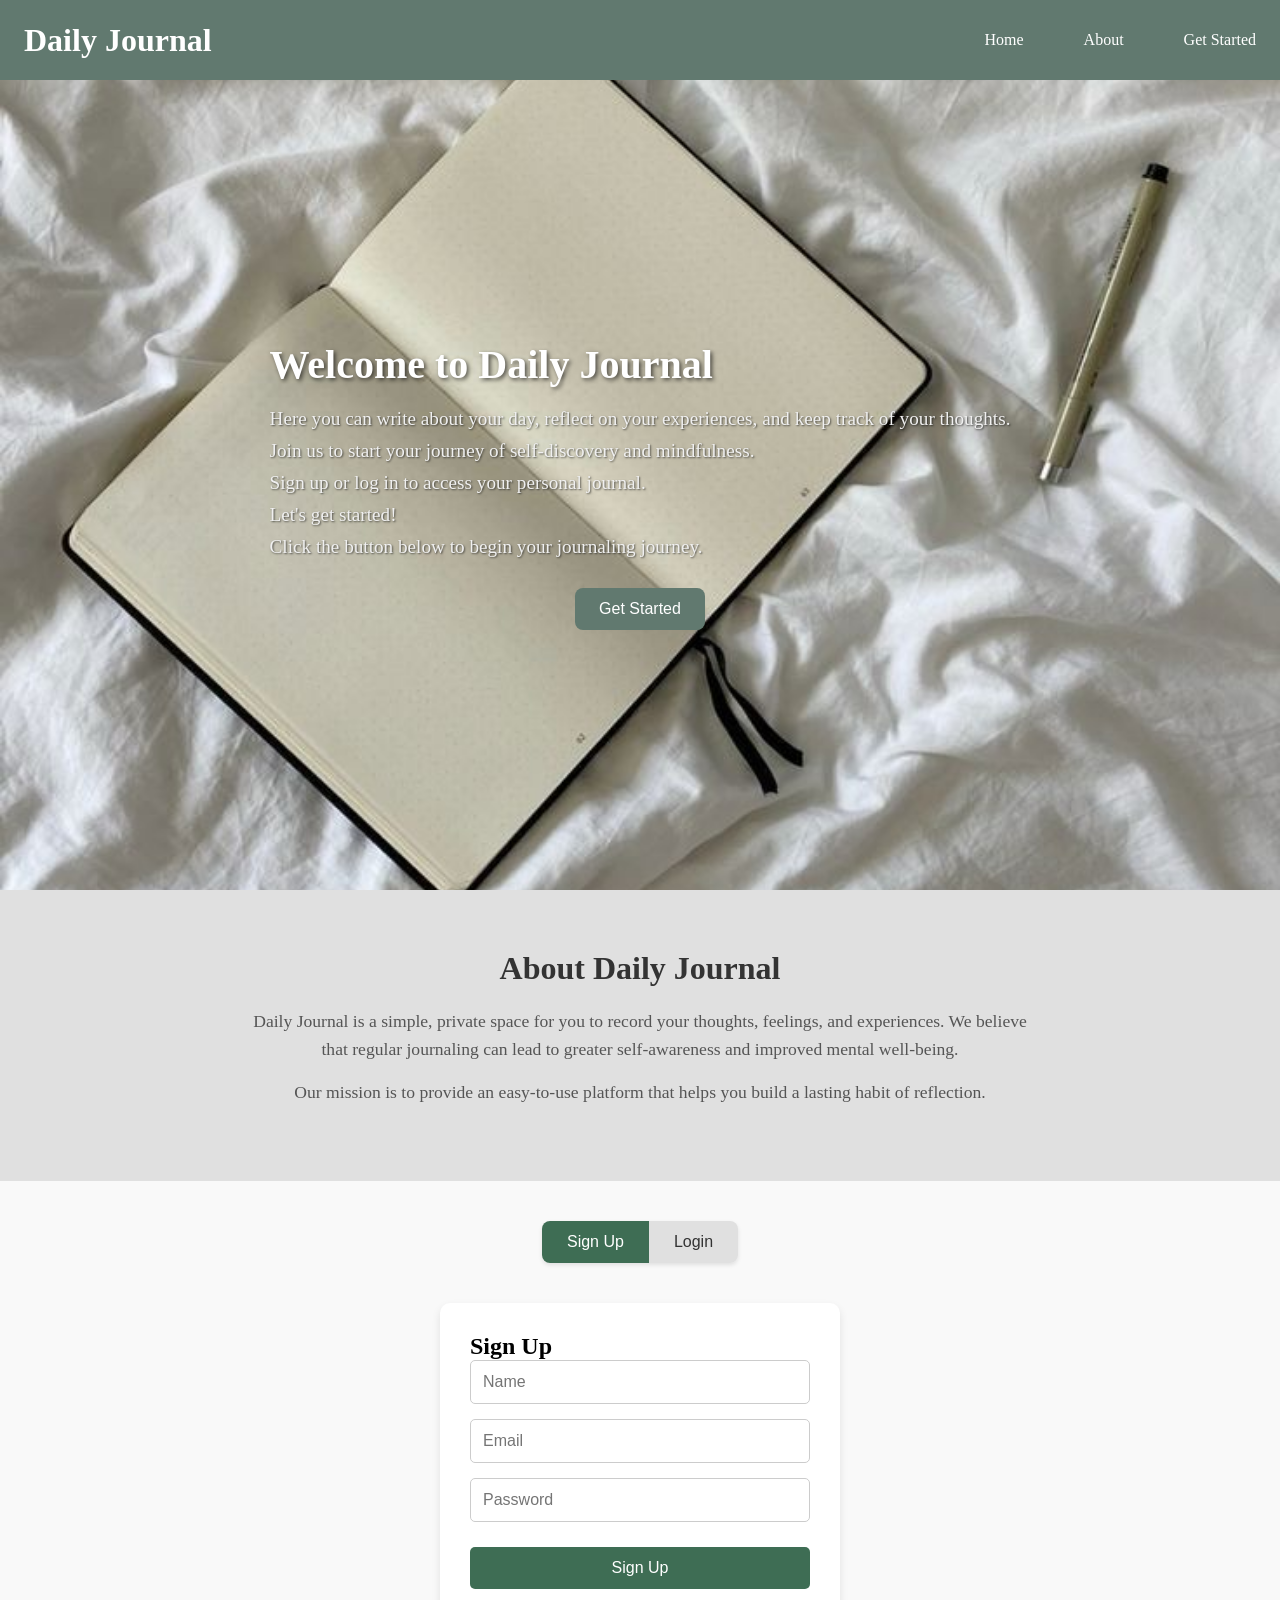
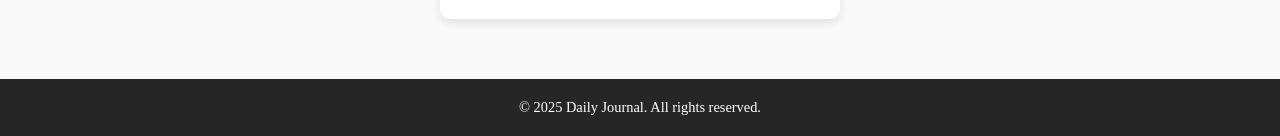
<file: Frontend/index.html>
<!DOCTYPE html>
<html lang="en">
<head>
    <meta charset="UTF-8">
    <meta name="viewport" content="width=device-width, initial-scale=1.0">
    <title>Daily Journal</title>
    <link rel="stylesheet" href="style.css">
    <link rel="icon" type="image/x-icon" href="/Frontend/image/favicon.png">
</head>
<body>
    <header>
        <nav class="nav-bar">
            <h1 class="text">Daily Journal</h1>
            <ul class="nav-links" id="nav-links">
                <li class="nav-item"><a href="#home">Home</a></li>
                <li class="nav-item"><a href="#about">About</a></li>
                <li class="nav-item"><a href="#signup-login">Get Started</a></li>
            </ul>
            <div class="hamburger" id="hamburger">
                <span class="bar"></span>
                <span class="bar"></span>
                <span class="bar"></span>
            </div>
            <div class="close-btn">&times;</div>
        </nav>
    </header>

    <main>
        <section class="section1" id="home">
            <div>
                <h2 class="text1">Welcome to Daily Journal</h2>
                <p>Here you can write about your day, reflect on your experiences, and keep track of your thoughts.</p>
                <p>Join us to start your journey of self-discovery and mindfulness.</p>
                <p>Sign up or log in to access your personal journal.</p>
                <p>Let's get started!</p>
                <p>Click the button below to begin your journaling journey.</p>
                <button class="button1">Get Started</button>
            </div>
        </section>

        <section id="about">
            <div class="about-content">
                <h2>About Daily Journal</h2>
                <p>Daily Journal is a simple, private space for you to record your thoughts, feelings, and experiences. We believe that regular journaling can lead to greater self-awareness and improved mental well-being.</p>
                <p>Our mission is to provide an easy-to-use platform that helps you build a lasting habit of reflection.</p>
            </div>
        </section>

        <section id="signup-login">
            <div class="tabs">
                <button class="tab active" onclick="showForm('signup')">Sign Up</button>
                <button class="tab" onclick="showForm('login')">Login</button>
            </div>

            <form id="signup" class="form-container active-form" onsubmit="handleFormSubmit(event)">
                <h2>Sign Up</h2>
                <input type="text" placeholder="Name" required>
                <input type="email" placeholder="Email" required>
                <input type="password" placeholder="Password" required>
                <button type="submit">Sign Up</button>
            </form>

            <form id="login" class="form-container" onsubmit="handleFormSubmit(event)">
                <h2>Login</h2>
                <input type="email" placeholder="Email" required>
                <input type="password" placeholder="Password" required>
                <button type="submit">Login</button>
            </form>
        </section>

        <section id="journal">
            <h2>My Journal</h2>
            <form onsubmit="addEntry(event)">
                <input type="text" id="journalTitle" placeholder="Add a title..." required>
                <textarea id="journalText" placeholder="Write your thoughts..." required></textarea><br>
                <button type="submit">Add Entry</button>
            </form>
            <div id="entriesList"></div>
        </section>
    </main>

    <script src="script.js"></script>
</body>
<footer>
    <p>&copy; 2025 Daily Journal. All rights reserved.</p>
</footer>
</html>
</file>
<file: Frontend/style.css>
/* Universal Styles */
* {
    margin: 0;
    padding: 0;
    box-sizing: border-box;
}

/* Header Styles */
header {
    background-color: #61796f; /* A pleasant greenish-grey */
}

/* List Item Reset */
li {
    list-style: none;
}

/* Anchor Tag Base Styles */
a {
    color: white;
    text-decoration: none;
}

/* Navigation Bar Layout (Flexbox) */
.nav-bar {
    min-height: 80px;
    display: flex;
    justify-content: space-between; /* Pushes logo to left, links/hamburger to right */
    align-items: center; /* Vertically centers items */
    padding: 0 24px;
}

/* Navigation Links (Desktop) */
.nav-links {
    display: flex;
    align-items: center; /* Vertically centers individual links */
    gap: 60px; /* Space between links */
    transition: 0.7s ease-in-out; /* Smooth transition for mobile menu */
}

/* Navigation Link Hover Effect */
.nav-links a:hover {
    color: #f0f0f0; /* Slightly lighter white on hover */
}

/* Site Title (Daily Journal) */
.text {
    color: white;
    font-size: 2rem;
}

/* Close Button in Header */
.close-btn {
    display: none; /* The X is permanently hidden now */
    color: white;
    font-size: 2rem;
    cursor: pointer;
    line-height: 1; /* For better vertical alignment */
}

/* Hamburger Icon (Hidden by default on desktop) */
.hamburger {
    display: none; /* Hidden on larger screens */
    flex-direction: column;
    cursor: pointer;
}

/* Individual Bars of the Hamburger Icon */
.bar {
    display: block;
    width: 25px;
    height: 3px;
    margin: 4px auto; /* Centers bars horizontally within the hamburger div */
    transition: all 0.3s ease-in-out; /* Smooth animation for X transformation */
    background-color: white;
}

/* Media Query for Mobile (max-width: 768px) */
@media (max-width: 768px) {
    /* Show Hamburger on Mobile */
    .hamburger {
        display: flex; /* Show the hamburger icon */
    }

    /* Hide the default nav links on mobile */
    .nav-links {
        display: none;
    }
    
    /* Hamburger Active State (Transforms to 'X') */
    .hamburger.active .bar:nth-child(2) {
        opacity: 0; /* Hide the middle bar */
    }

    .hamburger.active .bar:nth-child(1) {
        transform: translateY(8px) rotate(45deg); /* Move top bar down and rotate */
    }

    .hamburger.active .bar:nth-child(3) {
        transform: translateY(-8px) rotate(-45deg); /* Move bottom bar up and rotate */
    }

    /* Navigation Links (Mobile Menu) */
    .nav-links.active {
        display: flex;
        position: fixed; /* Fixed position for off-screen menu */
        left: 0;
        top: 80px; /* Position below the header */
        gap: 0; /* Remove gap between links in column layout */
        flex-direction: column; /* Stack links vertically */
        background-color: #262626; /* Dark background for the menu */
        width: 100%; /* Full width */
        text-align: center; /* Center text within the menu */
        transition: 0.3s; /* Smooth slide-in/out transition */
        height: calc(100vh - 80px); /* Make menu take up remaining viewport height */
        justify-content: flex-start; /* Align items to the top of the column */
        padding-top: 20px; /* Add some padding at the top */
    }

    /* Individual Navigation Items in Mobile Menu */
    .nav-item {
        margin: 16px 0; /* Vertical spacing between links */
    }
    
    .nav-bar .text {
      flex-grow: 1;
      text-align: center;
    }
}

/* ABOUT Section Styles */
#about {
    padding: 60px 20px;
    text-align: center;
    background-color: #e0e0e0;
}

#about h2 {
    font-size: 2rem;
    color: #333;
    margin-bottom: 20px;
}

#about p {
    max-width: 800px;
    margin: 0 auto 15px auto;
    font-size: 1.1rem;
    line-height: 1.6;
    color: #555;
}

/* Section 1 (Welcome Section) Styles */
.section1 {
    min-height: 90vh; /* Takes up most of the viewport height */
    background-image: url('/Frontend/image/Background.png');
    background-size: cover; /* Scales image to cover the entire element */
    background-position: center; /* Centers the background image */
    display: flex;
    flex-direction: column;
    justify-content: center; /* Vertically centers content */
    padding: 60px; /* Padding around content */
}

/* Styles for the div containing text and button in section1 */
.section1 > div {
    max-width: 800px;
    margin: 0 auto;
    text-align: left;
}

/* Welcome Heading Style */
.text1 {
    color: white; /* Changed to white for contrast */
    font-size: 2.5rem;
    margin-bottom: 20px;
    text-shadow: 2px 2px 4px rgba(0, 0, 0, 0.6);
}

/* Paragraph Styles in Section 1 */
.section1 p {
    color: #f0f0f0; /* Lighter color for readability */
    font-size: 1.2rem;
    margin-bottom: 10px;
    text-shadow: 1px 1px 2px rgba(0, 0, 0, 0.6);
}

/* Get Started Button Style */
.button1 {
    background-color: #61796f;
    color: white;
    padding: 12px 24px;
    border: none;
    border-radius: 8px;
    cursor: pointer;
    font-size: 1rem;
    margin: 30px auto 0 auto;
    transition: background-color 0.3s ease;
    display: block;
    max-width: 200px;
}

.button1:hover {
    background-color: #3e6d54;
}


/* Sign Up / Login Section Styles */
#signup-login {
    padding: 40px 20px;
    background-color: #f9f9f9;
    display: flex;
    flex-direction: column;
    align-items: center;
}

/* Tabs Container (Sign Up / Login buttons) */
.tabs {
    display: flex;
    margin-bottom: 20px;
    border-radius: 8px;
    overflow: hidden;
    box-shadow: 0 2px 4px rgba(0, 0, 0, 0.1);
}

/* Individual Tab Buttons */
.tab {
    padding: 12px 25px;
    border: none;
    background-color: #e0e0e0;
    color: #333;
    cursor: pointer;
    font-size: 1rem;
    transition: background-color 0.3s ease, color 0.3s ease;
}

/* Active Tab Button */
.tab.active {
    background-color: #3e6d54;
    color: white;
}

.tab:not(.active):hover {
    background-color: #d0d0d0;
}


/* Form Container Styles */
.form-container {
    background-color: white;
    padding: 30px;
    border-radius: 10px;
    box-shadow: 0 4px 8px rgba(0, 0, 0, 0.1);
    max-width: 400px;
    width: 90%;
    margin: 20px auto;
}

/* Show the active form */
.form-container {
    display: none;
}

.form-container.active-form {
    display: block;
}


/* Style for the input fields within forms */
.form-container input {
    width: 100%;
    padding: 12px;
    margin-bottom: 15px;
    border: 1px solid #ccc;
    border-radius: 5px;
    font-size: 1rem;
}

/* Style for the submit buttons within forms */
.form-container button[type="submit"] {
    width: 100%;
    padding: 12px;
    background-color: #3e6d54;
    color: white;
    border: none;
    border-radius: 5px;
    cursor: pointer;
    font-size: 1rem;
    transition: background-color 0.3s ease;
    margin-top: 10px;
}

.form-container button[type="submit"]:hover {
    background-color: #2e5a44;
}


/* Journal Section Styles - Updated to be more minimalistic and appealing */
#journal {
    padding: 40px 20px;
    text-align: center;
    background-color: #ffffff; /* A clean, white background for the content */
    min-height: 100vh; /* Make it take up the full viewport height */
    font-family: 'Georgia', serif;
    display: none; /* This hides the journal section by default */
}

#journal h2 {
    color: #333;
    margin-bottom: 30px;
    font-size: 2.5rem;
}

#journal form {
    max-width: 800px;
    margin: 0 auto 30px auto;
    display: flex;
    flex-direction: column;
    align-items: center;
}

/* New style for the journal title input field */
#journalTitle {
    width: 100%;
    padding: 12px;
    margin-bottom: 15px;
    border: 1px solid #ddd;
    border-radius: 8px;
    font-size: 1.2rem;
    font-family: 'Georgia', serif;
}

#journal textarea {
    width: 100%;
    padding: 15px;
    margin-bottom: 15px;
    border: 1px solid #ddd;
    border-radius: 8px;
    min-height: 200px;
    font-size: 1.2rem;
    resize: vertical;
}

#journal button[type="submit"] {
    background-color: #61796f;
    color: white;
    padding: 12px 30px;
    border: none;
    border-radius: 8px;
    cursor: pointer;
    font-size: 1.1rem;
    transition: background-color 0.3s ease;
    max-width: 200px;
}

#journal button[type="submit"]:hover {
    background-color: #3e6d54;
}

/* Journal Entries List */
#entriesList {
    max-width: 800px;
    margin: 0 auto;
    padding-top: 20px;
}

.journal-entry {
    background-color: white;
    padding: 20px;
    margin-bottom: 15px;
    border-radius: 10px;
    box-shadow: 0 4px 10px rgba(0, 0, 0, 0.05);
    text-align: left;
}

/* New style for the title within the displayed journal entries */
.journal-entry .entry-title {
    font-size: 1.5rem;
    font-weight: bold;
    color: #333;
    margin-bottom: 5px;
}

.journal-entry .entry-date {
    font-size: 0.9rem;
    color: #888;
    margin-bottom: 5px;
}

.journal-entry .entry-text {
    font-size: 1.1rem;
    color: #333;
    line-height: 1.6;
}

/* Footer Styles */
footer {
    background-color: #262626;
    color: white;
    text-align: center;
    padding: 20px;
    font-size: 0.9rem;
}
</file>
